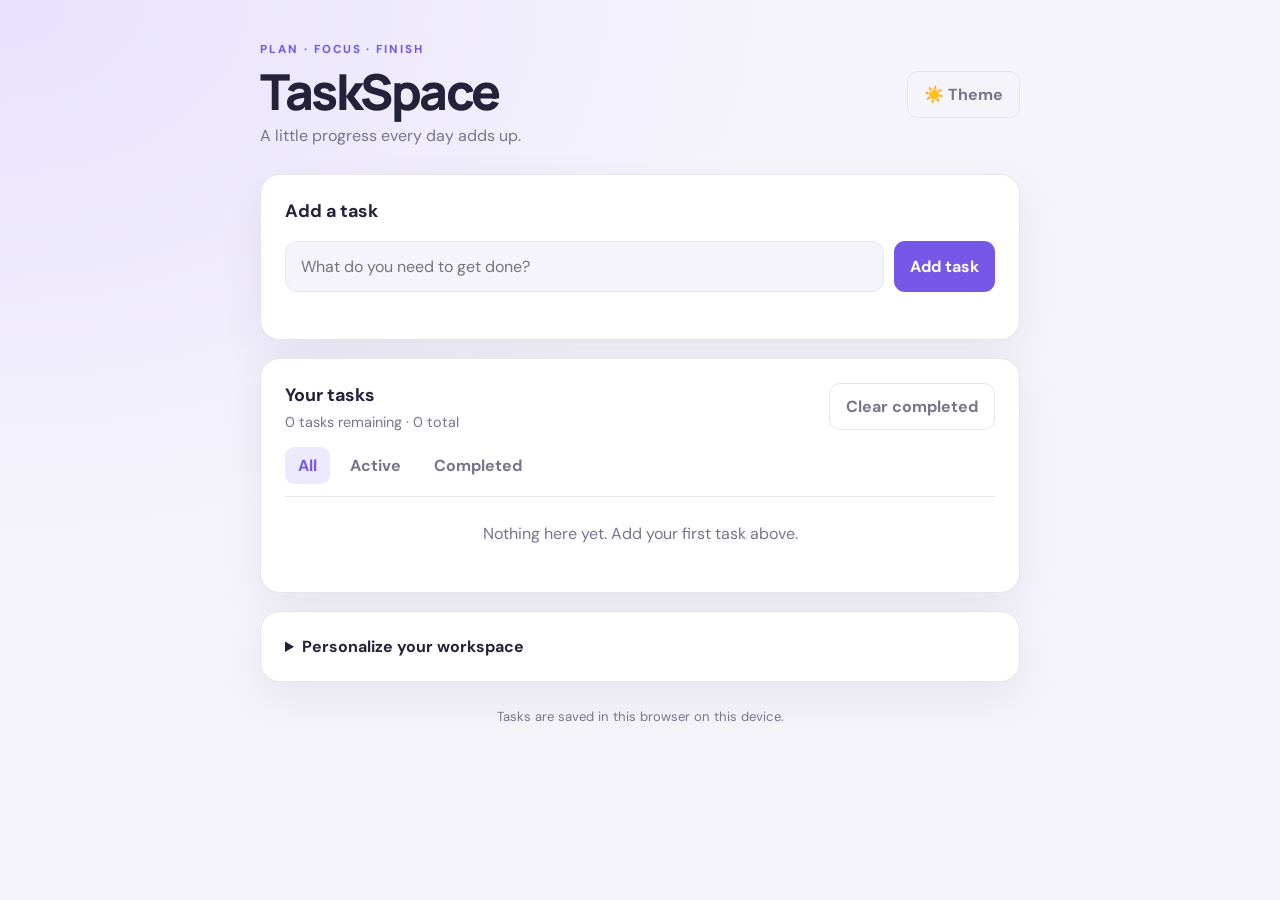
<file: index.html>
<!doctype html>
<html lang="en">
<head>
  <meta charset="UTF-8">
  <meta name="viewport" content="width=device-width, initial-scale=1.0">
  <meta name="description" content="A responsive to-do app with persistent tasks, filters, and appearance controls.">
  <title>TaskSpace — To-Do List</title>
  <link rel="stylesheet" href="myp.css">
  <script src="myp.js" defer></script>
</head>
<body>
  <main class="app-shell">
    <header class="app-header">
      <div>
        <p class="eyebrow">PLAN · FOCUS · FINISH</p>
        <h1>TaskSpace</h1>
        <p class="subtitle">A little progress every day adds up.</p>
      </div>
      <button id="theme-toggle" class="button button-quiet" type="button" aria-label="Toggle light and dark theme">☀️ Theme</button>
    </header>

    <section class="composer card" aria-labelledby="composer-title">
      <h2 id="composer-title">Add a task</h2>
      <form id="task-form">
        <label class="sr-only" for="task-input">Task description</label>
        <input id="task-input" name="task" type="text" maxlength="180" placeholder="What do you need to get done?" autocomplete="off" required>
        <button class="button button-primary" type="submit">Add task</button>
      </form>
      <p id="form-message" class="form-message" role="status" aria-live="polite"></p>
    </section>

    <section class="task-section card" aria-labelledby="tasks-title">
      <div class="section-heading">
        <div>
          <h2 id="tasks-title">Your tasks</h2>
          <p id="task-summary" class="muted">0 tasks remaining</p>
        </div>
        <button id="clear-completed" class="button button-quiet" type="button">Clear completed</button>
      </div>
      <div class="toolbar" role="group" aria-label="Filter tasks">
        <button class="filter-button is-active" data-filter="all" type="button" aria-pressed="true">All</button>
        <button class="filter-button" data-filter="active" type="button" aria-pressed="false">Active</button>
        <button class="filter-button" data-filter="completed" type="button" aria-pressed="false">Completed</button>
      </div>
      <ul id="task-list" class="task-list" aria-label="Tasks"></ul>
      <p id="empty-state" class="empty-state">Nothing here yet. Add your first task above.</p>
    </section>

    <details class="appearance card">
      <summary>Personalize your workspace</summary>
      <div class="appearance-controls">
        <label for="accent-color">Accent color
          <input id="accent-color" type="color" value="#7657e8">
        </label>
        <label for="font-size">Task text size
          <select id="font-size">
            <option value="14">Small</option>
            <option value="16" selected>Medium</option>
            <option value="18">Large</option>
            <option value="20">Extra large</option>
          </select>
        </label>
        <button id="reset-appearance" class="button button-quiet" type="button">Reset appearance</button>
      </div>
    </details>
    <footer><p>Tasks are saved in this browser on this device.</p></footer>
  </main>
</body>
</html>
</file>
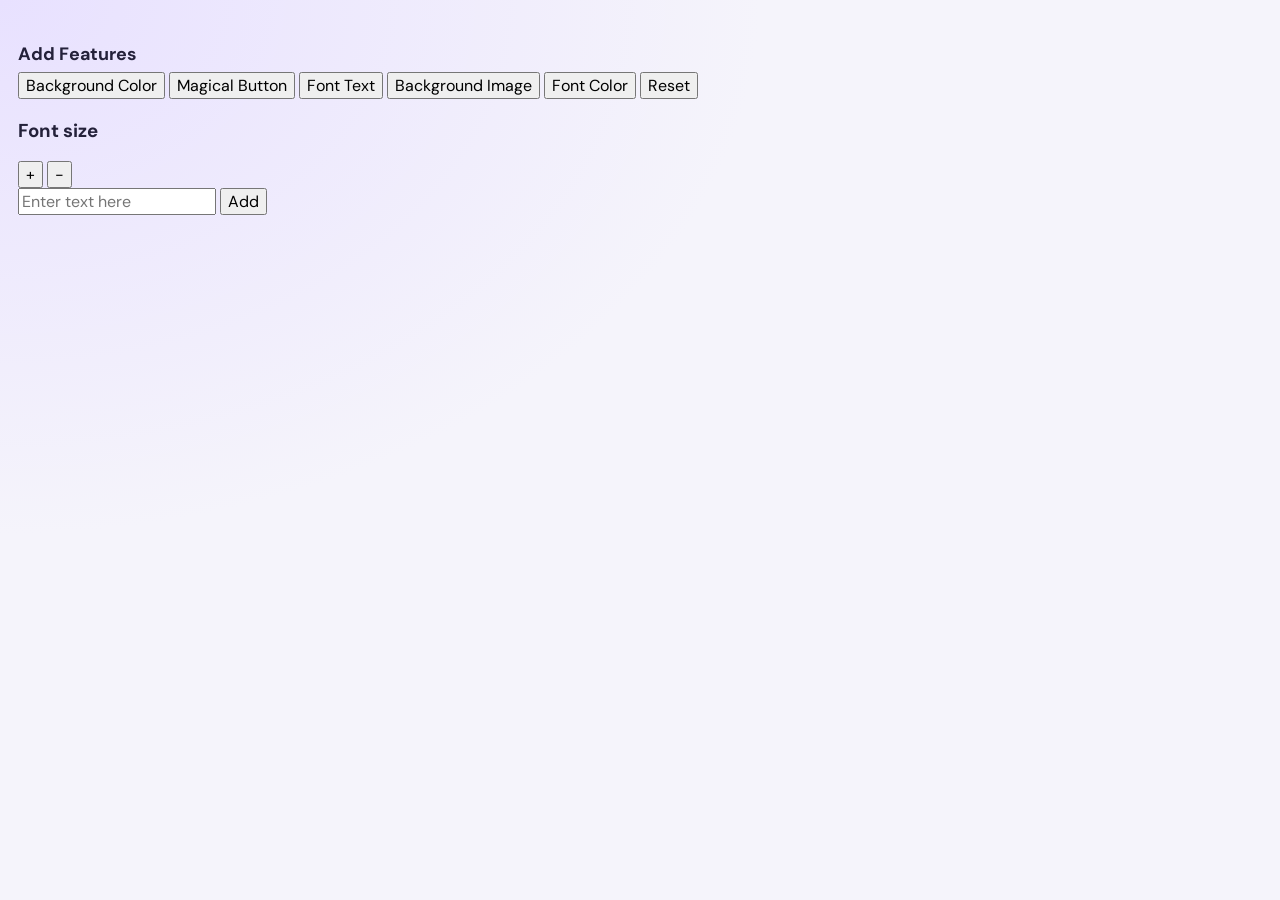
<file: myp.html>
<!DOCTYPE html>
<html lang="en">
<head>
    <meta charset="UTF-8">
    <meta name="viewport" content="width=device-width, initial-scale=1.0">
    <title>To Do List </title>
    <link rel="stylesheet" href="myp.css">
</head>
<body>

    <header>
        <div id="header">
            <h2> Add Features </h2>
        </div>
    </header>

    <section>
        <div id="select">
            <button id="changeBC"> Background Color </button>
            <button id="Magic"> Magical Button </button>
            <button id="ChangeFont"> Font Text </button>
            <button id="changeBI"> Background Image </button>
            <button id="textcolor"> Font Color </button>
            <button id="reset"> Reset </button>
            <div class="box">
                <h3> Font size </h3>
                <button id="increase"> + </button>
                <button id="decrease"> - </button>

            </div>
        </div>
        <form id="info">
            <input id="text" type="text" placeholder="Enter text here">
            <input id="add" type="submit" value="Add">
        </form>
    </section>

    <div class="container">
        <div id="main"> </div>
    </div>

    <script src="myp.js"></script>
</body>
</html>
</file>
<file: myp.css>
@import url('https://fonts.googleapis.com/css2?family=DM+Sans:wght@400;500;600;700&family=Manrope:wght@600;700;800&display=swap');

:root {
  color-scheme: light;
  --page: #f5f4fb;
  --surface: #ffffff;
  --text: #24213a;
  --muted: #77758b;
  --border: #e8e5f1;
  --accent: #7657e8;
  --accent-contrast: #ffffff;
  --success: #21865b;
  --shadow: 0 16px 45px rgba(38, 27, 77, .07);
}
* { box-sizing: border-box; }
body {
  margin: 0; min-height: 100vh; padding: 42px 18px;
  background: radial-gradient(ellipse at top left, #e8e1ff 0, transparent 42%), var(--page);
  color: var(--text); font-family: "DM Sans", Arial, sans-serif;
  transition: background-color .2s, color .2s;
}
body.dark {
  color-scheme: dark; --page: #171622; --surface: #222131; --text: #f5f3ff;
  --muted: #b2aec7; --border: #39364d; --shadow: 0 16px 45px rgba(0,0,0,.18);
  background: radial-gradient(ellipse at top left, #302750 0, transparent 42%), var(--page);
}
button, input, select { font: inherit; }
button { cursor: pointer; }
button:focus-visible, input:focus-visible, select:focus-visible, summary:focus-visible {
  outline: 3px solid color-mix(in srgb, var(--accent) 55%, transparent); outline-offset: 3px;
}
.app-shell { width: min(760px, 100%); margin: 0 auto; }
.app-header { display:flex; align-items:center; justify-content:space-between; gap:20px; margin-bottom:28px; }
.eyebrow { margin:0 0 8px; color:var(--accent); font-size:.72rem; font-weight:800; letter-spacing:.17em; }
h1,h2,p { margin-top:0; }
h1 { margin-bottom:8px; font:800 clamp(2.1rem, 7vw, 3.1rem)/1.05 "Manrope", sans-serif; letter-spacing:-.05em; }
h2 { margin-bottom:6px; font-size:1.12rem; }
.subtitle,.muted,footer { color:var(--muted); }
.subtitle { margin-bottom:0; }
.card { background:var(--surface); border:1px solid var(--border); border-radius:20px; box-shadow:var(--shadow); padding:24px; margin-bottom:18px; }
#task-form { display:flex; gap:10px; margin-top:18px; }
#task-input { flex:1; min-width:0; padding:14px 15px; border:1px solid var(--border); border-radius:12px; color:var(--text); background:var(--page); }
.button { border:0; border-radius:11px; padding:12px 16px; font-weight:700; transition:transform .15s, opacity .15s, background .15s; }
.button:hover { transform:translateY(-1px); }
.button-primary { background:var(--accent); color:var(--accent-contrast); }
.button-quiet { background:transparent; color:var(--muted); border:1px solid var(--border); }
.form-message { min-height:1em; margin:9px 0 0; font-size:.86rem; color:var(--success); }
.section-heading { display:flex; align-items:center; justify-content:space-between; gap:12px; }
.section-heading p { margin-bottom:0; font-size:.9rem; }
.toolbar { display:flex; gap:7px; padding:16px 0 12px; border-bottom:1px solid var(--border); }
.filter-button { border:0; border-radius:9px; background:transparent; color:var(--muted); padding:8px 13px; font-weight:700; }
.filter-button.is-active { color:var(--accent); background:color-mix(in srgb, var(--accent) 12%, transparent); }
.task-list { list-style:none; padding:0; margin:0; }
.task-item { display:flex; align-items:center; gap:12px; padding:15px 2px; border-bottom:1px solid var(--border); font-size:var(--task-font-size, 16px); }
.task-item:last-child { border-bottom:0; }
.task-checkbox { width:19px; height:19px; accent-color:var(--accent); flex:0 0 auto; cursor:pointer; }
.task-text { flex:1; min-width:0; overflow-wrap:anywhere; }
.task-item.is-completed .task-text { color:var(--muted); text-decoration:line-through; }
.delete-button { border:0; background:transparent; color:var(--muted); padding:8px; border-radius:8px; font-size:1.1rem; }
.delete-button:hover { background:color-mix(in srgb, #e5484d 12%, transparent); color:#e5484d; }
.empty-state { padding:26px 8px 8px; color:var(--muted); text-align:center; }
.appearance summary { cursor:pointer; font-weight:700; }
.appearance-controls { display:flex; flex-wrap:wrap; align-items:end; gap:18px; padding-top:20px; }
.appearance-controls label { display:grid; gap:8px; font-size:.9rem; color:var(--muted); }
input[type="color"] { width:55px; height:38px; border:1px solid var(--border); border-radius:8px; background:var(--surface); padding:3px; }
select { border:1px solid var(--border); border-radius:9px; padding:9px; background:var(--surface); color:var(--text); }
footer { text-align:center; font-size:.82rem; padding:8px; }
.sr-only { position:absolute; width:1px; height:1px; padding:0; margin:-1px; overflow:hidden; clip:rect(0,0,0,0); white-space:nowrap; border:0; }
@media (max-width:560px) {
  body { padding:24px 12px; }
  .app-header { align-items:flex-start; }
  .card { padding:18px; border-radius:16px; }
  #task-form { flex-direction:column; }
  #task-form .button { width:100%; }
  .section-heading { align-items:flex-start; flex-direction:column; }
  .appearance-controls { align-items:stretch; flex-direction:column; }
  .appearance-controls label { width:100%; }
}
</file>
